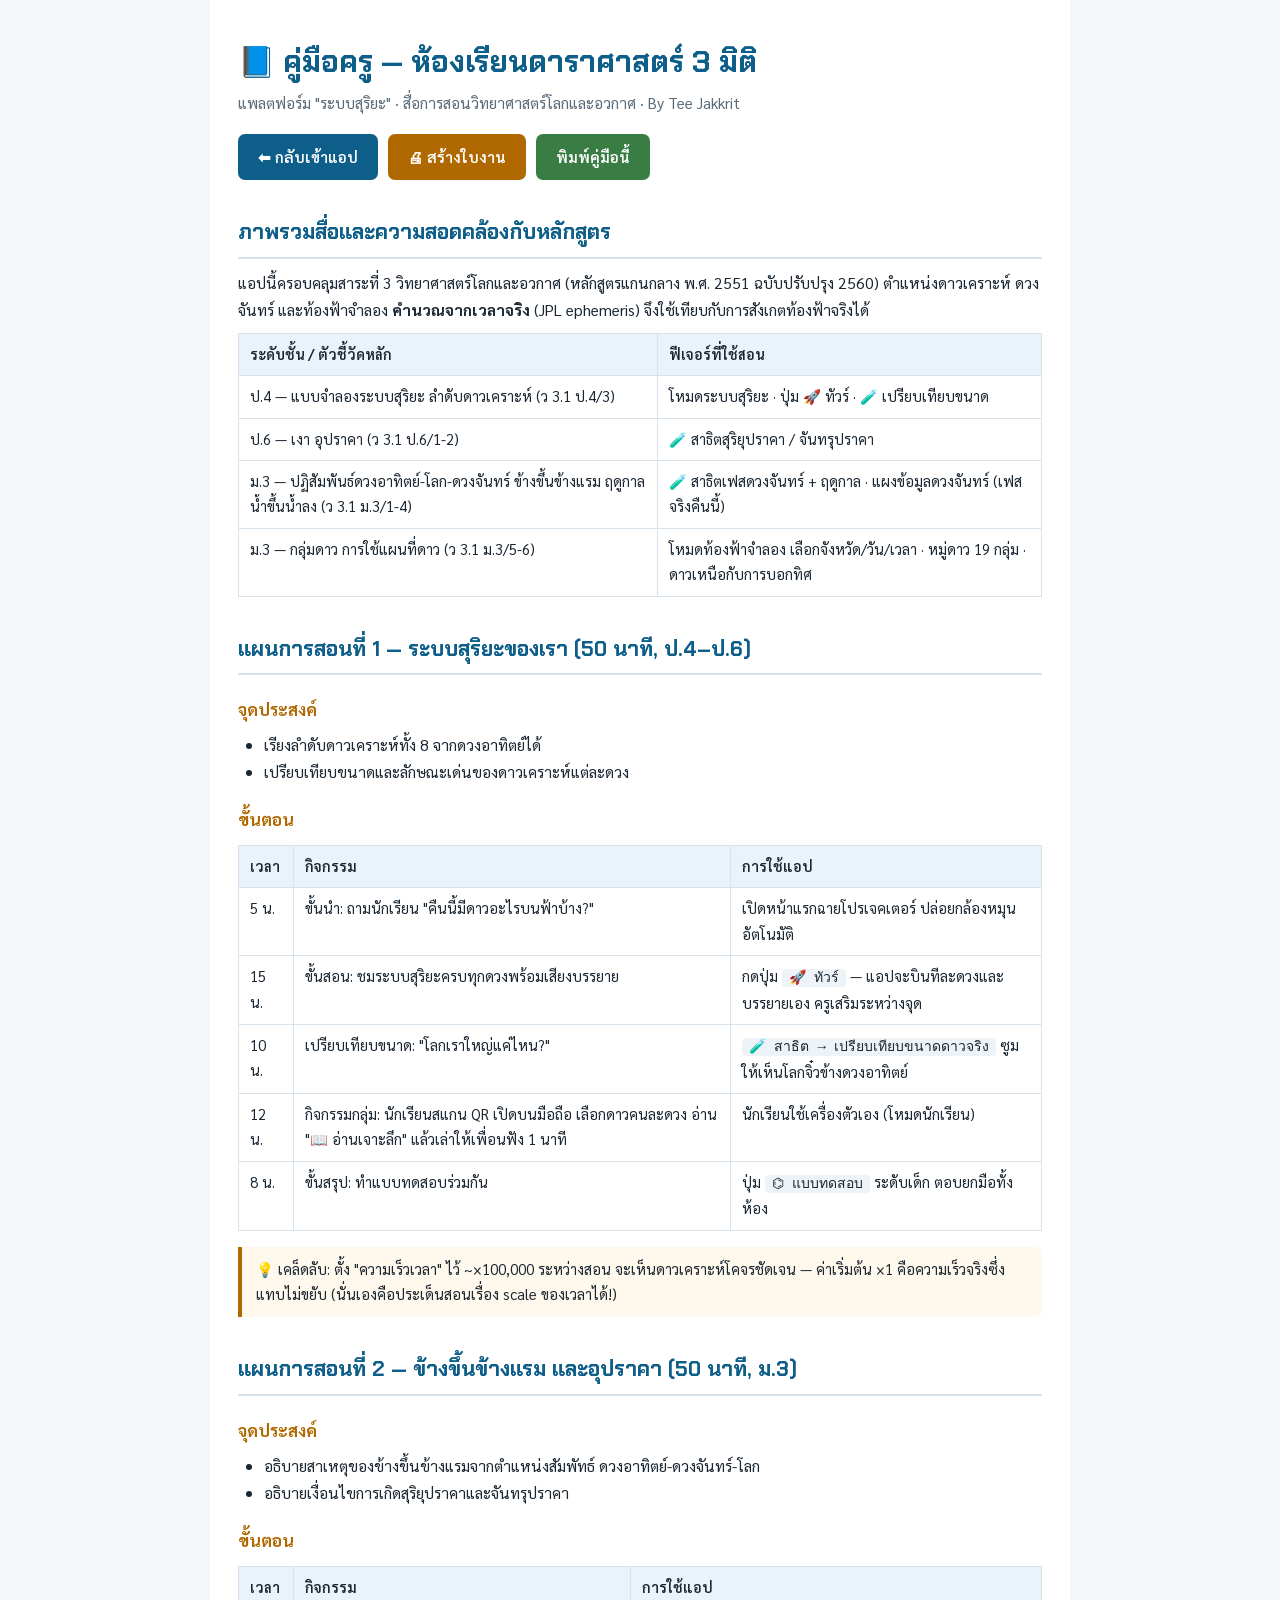
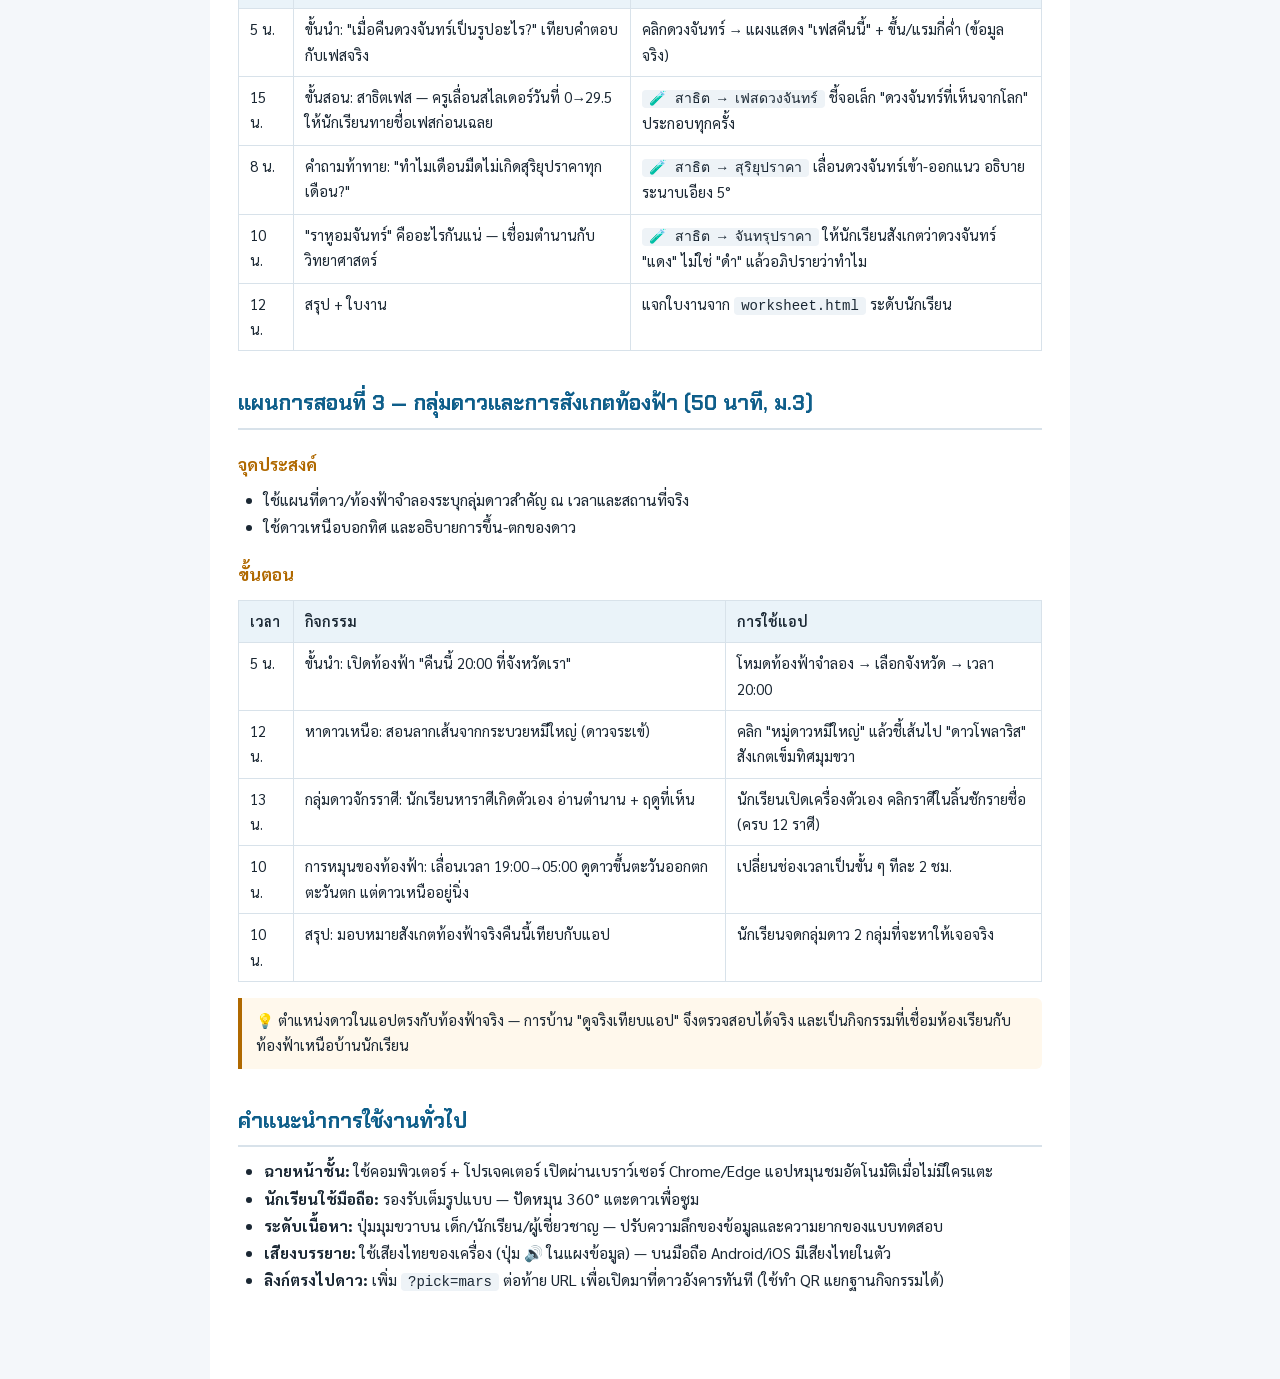
<file: teacher.html>
<!DOCTYPE html>
<html lang="th">
<head>
<meta charset="UTF-8">
<meta name="viewport" content="width=device-width, initial-scale=1.0">
<title>คู่มือครู — ระบบสุริยะ 3 มิติ · By Tee Jakkrit</title>
<link href="https://fonts.googleapis.com/css2?family=Chakra+Petch:wght@500;600;700&family=Sarabun:wght@400;500;600;700&display=swap" rel="stylesheet">
<style>
  :root { --ink: #1a2733; --accent: #0e5e8a; --amber: #b06900; --line: #d8e2ea; }
  * { margin: 0; padding: 0; box-sizing: border-box; }
  body { font-family: "Sarabun", sans-serif; color: var(--ink); background: #f4f7fa; line-height: 1.75; }
  .page { max-width: 860px; margin: 0 auto; padding: 36px 28px 80px; background: #fff; min-height: 100vh; }
  h1 { font-family: "Chakra Petch", sans-serif; font-size: 30px; color: var(--accent); }
  .sub { color: #5a6c7a; margin-bottom: 6px; }
  h2 { font-family: "Chakra Petch", sans-serif; font-size: 21px; color: var(--accent); margin: 34px 0 10px; border-bottom: 2px solid var(--line); padding-bottom: 6px; }
  h3 { font-size: 17px; color: var(--amber); margin: 20px 0 6px; }
  p, li { font-size: 15.5px; }
  ul, ol { padding-left: 26px; margin: 6px 0 12px; }
  table { width: 100%; border-collapse: collapse; margin: 10px 0 16px; font-size: 14.5px; }
  th, td { border: 1px solid var(--line); padding: 8px 11px; text-align: left; vertical-align: top; }
  th { background: #eaf3f9; font-weight: 600; }
  .tip { background: #fff8ec; border-left: 4px solid var(--amber); padding: 10px 14px; border-radius: 0 6px 6px 0; margin: 12px 0; font-size: 14.5px; }
  .btn-row { margin: 18px 0; display: flex; gap: 10px; flex-wrap: wrap; }
  .btn { display: inline-block; background: var(--accent); color: #fff; text-decoration: none; padding: 10px 20px; border-radius: 7px; font-weight: 600; font-size: 15px; border: none; cursor: pointer; font-family: "Sarabun"; }
  .btn.alt { background: var(--amber); }
  code { background: #eef3f7; padding: 1px 7px; border-radius: 4px; font-size: 14px; }
  @media print { body { background: #fff; } .page { padding: 0; } .btn-row { display: none; } }
</style>
</head>
<body>
<div class="page">
  <h1>📘 คู่มือครู — ห้องเรียนดาราศาสตร์ 3 มิติ</h1>
  <p class="sub">แพลตฟอร์ม "ระบบสุริยะ" · สื่อการสอนวิทยาศาสตร์โลกและอวกาศ · By Tee Jakkrit</p>

  <div class="btn-row">
    <a class="btn" href="index.html">⬅ กลับเข้าแอป</a>
    <a class="btn alt" href="worksheet.html">🖨 สร้างใบงาน</a>
    <button class="btn" onclick="print()" style="background:#3a7d44">พิมพ์คู่มือนี้</button>
  </div>

  <h2>ภาพรวมสื่อและความสอดคล้องกับหลักสูตร</h2>
  <p>แอปนี้ครอบคลุมสาระที่ 3 วิทยาศาสตร์โลกและอวกาศ (หลักสูตรแกนกลาง พ.ศ. 2551 ฉบับปรับปรุง 2560) ตำแหน่งดาวเคราะห์ ดวงจันทร์ และท้องฟ้าจำลอง <b>คำนวณจากเวลาจริง</b> (JPL ephemeris) จึงใช้เทียบกับการสังเกตท้องฟ้าจริงได้</p>
  <table>
    <tr><th>ระดับชั้น / ตัวชี้วัดหลัก</th><th>ฟีเจอร์ที่ใช้สอน</th></tr>
    <tr><td>ป.4 — แบบจำลองระบบสุริยะ ลำดับดาวเคราะห์ (ว 3.1 ป.4/3)</td><td>โหมดระบบสุริยะ · ปุ่ม 🚀 ทัวร์ · 🧪 เปรียบเทียบขนาด</td></tr>
    <tr><td>ป.6 — เงา อุปราคา (ว 3.1 ป.6/1-2)</td><td>🧪 สาธิตสุริยุปราคา / จันทรุปราคา</td></tr>
    <tr><td>ม.3 — ปฏิสัมพันธ์ดวงอาทิตย์-โลก-ดวงจันทร์ ข้างขึ้นข้างแรม ฤดูกาล น้ำขึ้นน้ำลง (ว 3.1 ม.3/1-4)</td><td>🧪 สาธิตเฟสดวงจันทร์ + ฤดูกาล · แผงข้อมูลดวงจันทร์ (เฟสจริงคืนนี้)</td></tr>
    <tr><td>ม.3 — กลุ่มดาว การใช้แผนที่ดาว (ว 3.1 ม.3/5-6)</td><td>โหมดท้องฟ้าจำลอง เลือกจังหวัด/วัน/เวลา · หมู่ดาว 19 กลุ่ม · ดาวเหนือกับการบอกทิศ</td></tr>
  </table>

  <h2>แผนการสอนที่ 1 — ระบบสุริยะของเรา (50 นาที, ป.4–ป.6)</h2>
  <h3>จุดประสงค์</h3>
  <ul>
    <li>เรียงลำดับดาวเคราะห์ทั้ง 8 จากดวงอาทิตย์ได้</li>
    <li>เปรียบเทียบขนาดและลักษณะเด่นของดาวเคราะห์แต่ละดวง</li>
  </ul>
  <h3>ขั้นตอน</h3>
  <table>
    <tr><th>เวลา</th><th>กิจกรรม</th><th>การใช้แอป</th></tr>
    <tr><td>5 น.</td><td>ขั้นนำ: ถามนักเรียน "คืนนี้มีดาวอะไรบนฟ้าบ้าง?"</td><td>เปิดหน้าแรกฉายโปรเจคเตอร์ ปล่อยกล้องหมุนอัตโนมัติ</td></tr>
    <tr><td>15 น.</td><td>ขั้นสอน: ชมระบบสุริยะครบทุกดวงพร้อมเสียงบรรยาย</td><td>กดปุ่ม <code>🚀 ทัวร์</code> — แอปจะบินทีละดวงและบรรยายเอง ครูเสริมระหว่างจุด</td></tr>
    <tr><td>10 น.</td><td>เปรียบเทียบขนาด: "โลกเราใหญ่แค่ไหน?"</td><td><code>🧪 สาธิต → เปรียบเทียบขนาดดาวจริง</code> ซูมให้เห็นโลกจิ๋วข้างดวงอาทิตย์</td></tr>
    <tr><td>12 น.</td><td>กิจกรรมกลุ่ม: นักเรียนสแกน QR เปิดบนมือถือ เลือกดาวคนละดวง อ่าน "📖 อ่านเจาะลึก" แล้วเล่าให้เพื่อนฟัง 1 นาที</td><td>นักเรียนใช้เครื่องตัวเอง (โหมดนักเรียน)</td></tr>
    <tr><td>8 น.</td><td>ขั้นสรุป: ทำแบบทดสอบร่วมกัน</td><td>ปุ่ม <code>⌬ แบบทดสอบ</code> ระดับเด็ก ตอบยกมือทั้งห้อง</td></tr>
  </table>
  <div class="tip">💡 เคล็ดลับ: ตั้ง "ความเร็วเวลา" ไว้ ~×100,000 ระหว่างสอน จะเห็นดาวเคราะห์โคจรชัดเจน — ค่าเริ่มต้น ×1 คือความเร็วจริงซึ่งแทบไม่ขยับ (นั่นเองคือประเด็นสอนเรื่อง scale ของเวลาได้!)</div>

  <h2>แผนการสอนที่ 2 — ข้างขึ้นข้างแรม และอุปราคา (50 นาที, ม.3)</h2>
  <h3>จุดประสงค์</h3>
  <ul>
    <li>อธิบายสาเหตุของข้างขึ้นข้างแรมจากตำแหน่งสัมพัทธ์ ดวงอาทิตย์-ดวงจันทร์-โลก</li>
    <li>อธิบายเงื่อนไขการเกิดสุริยุปราคาและจันทรุปราคา</li>
  </ul>
  <h3>ขั้นตอน</h3>
  <table>
    <tr><th>เวลา</th><th>กิจกรรม</th><th>การใช้แอป</th></tr>
    <tr><td>5 น.</td><td>ขั้นนำ: "เมื่อคืนดวงจันทร์เป็นรูปอะไร?" เทียบคำตอบกับเฟสจริง</td><td>คลิกดวงจันทร์ → แผงแสดง "เฟสคืนนี้" + ขึ้น/แรมกี่ค่ำ (ข้อมูลจริง)</td></tr>
    <tr><td>15 น.</td><td>ขั้นสอน: สาธิตเฟส — ครูเลื่อนสไลเดอร์วันที่ 0→29.5 ให้นักเรียนทายชื่อเฟสก่อนเฉลย</td><td><code>🧪 สาธิต → เฟสดวงจันทร์</code> ชี้จอเล็ก "ดวงจันทร์ที่เห็นจากโลก" ประกอบทุกครั้ง</td></tr>
    <tr><td>8 น.</td><td>คำถามท้าทาย: "ทำไมเดือนมืดไม่เกิดสุริยุปราคาทุกเดือน?"</td><td><code>🧪 สาธิต → สุริยุปราคา</code> เลื่อนดวงจันทร์เข้า-ออกแนว อธิบายระนาบเอียง 5°</td></tr>
    <tr><td>10 น.</td><td>"ราหูอมจันทร์" คืออะไรกันแน่ — เชื่อมตำนานกับวิทยาศาสตร์</td><td><code>🧪 สาธิต → จันทรุปราคา</code> ให้นักเรียนสังเกตว่าดวงจันทร์ "แดง" ไม่ใช่ "ดำ" แล้วอภิปรายว่าทำไม</td></tr>
    <tr><td>12 น.</td><td>สรุป + ใบงาน</td><td>แจกใบงานจาก <code>worksheet.html</code> ระดับนักเรียน</td></tr>
  </table>

  <h2>แผนการสอนที่ 3 — กลุ่มดาวและการสังเกตท้องฟ้า (50 นาที, ม.3)</h2>
  <h3>จุดประสงค์</h3>
  <ul>
    <li>ใช้แผนที่ดาว/ท้องฟ้าจำลองระบุกลุ่มดาวสำคัญ ณ เวลาและสถานที่จริง</li>
    <li>ใช้ดาวเหนือบอกทิศ และอธิบายการขึ้น-ตกของดาว</li>
  </ul>
  <h3>ขั้นตอน</h3>
  <table>
    <tr><th>เวลา</th><th>กิจกรรม</th><th>การใช้แอป</th></tr>
    <tr><td>5 น.</td><td>ขั้นนำ: เปิดท้องฟ้า "คืนนี้ 20:00 ที่จังหวัดเรา"</td><td>โหมดท้องฟ้าจำลอง → เลือกจังหวัด → เวลา 20:00</td></tr>
    <tr><td>12 น.</td><td>หาดาวเหนือ: สอนลากเส้นจากกระบวยหมีใหญ่ (ดาวจระเข้)</td><td>คลิก "หมู่ดาวหมีใหญ่" แล้วชี้เส้นไป "ดาวโพลาริส" สังเกตเข็มทิศมุมขวา</td></tr>
    <tr><td>13 น.</td><td>กลุ่มดาวจักรราศี: นักเรียนหาราศีเกิดตัวเอง อ่านตำนาน + ฤดูที่เห็น</td><td>นักเรียนเปิดเครื่องตัวเอง คลิกราศีในลิ้นชักรายชื่อ (ครบ 12 ราศี)</td></tr>
    <tr><td>10 น.</td><td>การหมุนของท้องฟ้า: เลื่อนเวลา 19:00→05:00 ดูดาวขึ้นตะวันออกตกตะวันตก แต่ดาวเหนืออยู่นิ่ง</td><td>เปลี่ยนช่องเวลาเป็นขั้น ๆ ทีละ 2 ชม.</td></tr>
    <tr><td>10 น.</td><td>สรุป: มอบหมายสังเกตท้องฟ้าจริงคืนนี้เทียบกับแอป</td><td>นักเรียนจดกลุ่มดาว 2 กลุ่มที่จะหาให้เจอจริง</td></tr>
  </table>
  <div class="tip">💡 ตำแหน่งดาวในแอปตรงกับท้องฟ้าจริง — การบ้าน "ดูจริงเทียบแอป" จึงตรวจสอบได้จริง และเป็นกิจกรรมที่เชื่อมห้องเรียนกับท้องฟ้าเหนือบ้านนักเรียน</div>

  <h2>คำแนะนำการใช้งานทั่วไป</h2>
  <ul>
    <li><b>ฉายหน้าชั้น:</b> ใช้คอมพิวเตอร์ + โปรเจคเตอร์ เปิดผ่านเบราว์เซอร์ Chrome/Edge แอปหมุนชมอัตโนมัติเมื่อไม่มีใครแตะ</li>
    <li><b>นักเรียนใช้มือถือ:</b> รองรับเต็มรูปแบบ — ปัดหมุน 360° แตะดาวเพื่อซูม</li>
    <li><b>ระดับเนื้อหา:</b> ปุ่มมุมขวาบน เด็ก/นักเรียน/ผู้เชี่ยวชาญ — ปรับความลึกของข้อมูลและความยากของแบบทดสอบ</li>
    <li><b>เสียงบรรยาย:</b> ใช้เสียงไทยของเครื่อง (ปุ่ม 🔊 ในแผงข้อมูล) — บนมือถือ Android/iOS มีเสียงไทยในตัว</li>
    <li><b>ลิงก์ตรงไปดาว:</b> เพิ่ม <code>?pick=mars</code> ต่อท้าย URL เพื่อเปิดมาที่ดาวอังคารทันที (ใช้ทำ QR แยกฐานกิจกรรมได้)</li>
  </ul>
</div>
</body>
</html>
</file>
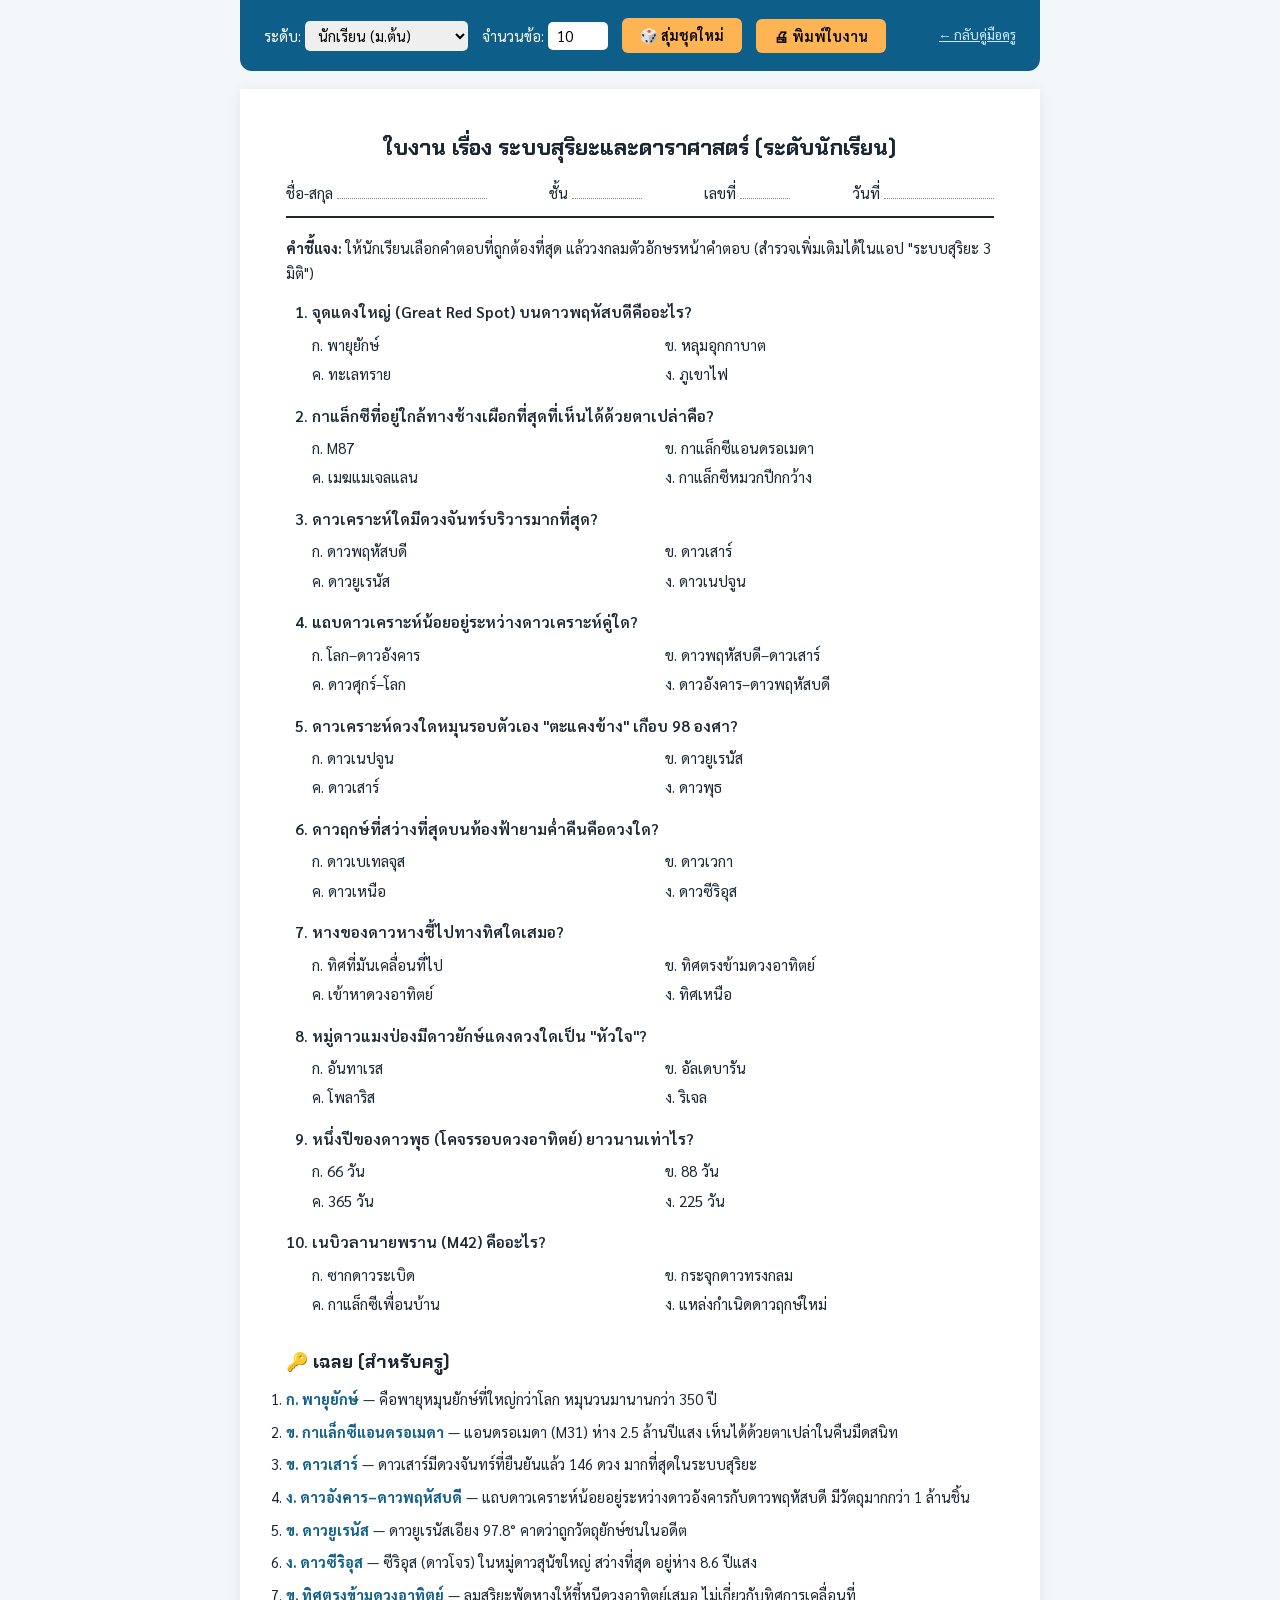
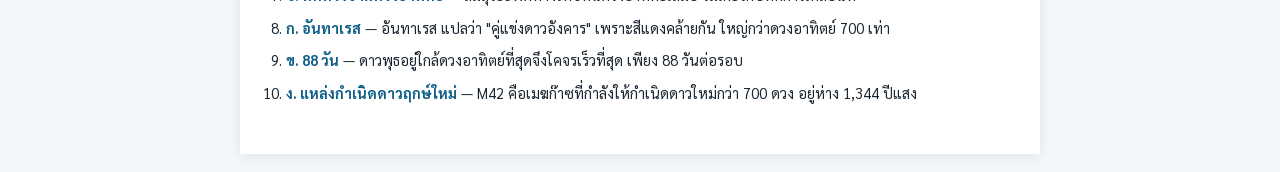
<file: worksheet.html>
<!DOCTYPE html>
<html lang="th">
<head>
<meta charset="UTF-8">
<meta name="viewport" content="width=device-width, initial-scale=1.0">
<title>สร้างใบงาน — ระบบสุริยะ 3 มิติ</title>
<link href="https://fonts.googleapis.com/css2?family=Chakra+Petch:wght@600;700&family=Sarabun:wght@400;500;600;700&display=swap" rel="stylesheet">
<style>
  * { margin: 0; padding: 0; box-sizing: border-box; }
  body { font-family: "Sarabun", sans-serif; color: #1a2733; background: #f4f7fa; line-height: 1.7; }
  .controls {
    max-width: 800px; margin: 0 auto; padding: 18px 24px;
    background: #0e5e8a; color: #fff; border-radius: 0 0 12px 12px;
    display: flex; gap: 14px; align-items: center; flex-wrap: wrap;
  }
  .controls label { font-size: 14.5px; }
  .controls select, .controls input { font-family: "Sarabun"; font-size: 14.5px; padding: 5px 9px; border-radius: 5px; border: none; }
  .controls button { font-family: "Sarabun"; font-weight: 600; font-size: 14.5px; padding: 8px 18px; border-radius: 6px; border: none; cursor: pointer; background: #ffb454; }
  .controls a { color: #cfe9ff; font-size: 13.5px; margin-left: auto; }
  .sheet { max-width: 800px; margin: 18px auto; background: #fff; padding: 40px 46px; box-shadow: 0 2px 12px rgba(0,0,0,.08); }
  h1 { font-family: "Chakra Petch"; font-size: 22px; text-align: center; }
  .meta { display: flex; justify-content: space-between; border-bottom: 2px solid #1a2733; padding: 14px 0 10px; margin-bottom: 18px; font-size: 15px; }
  .meta span { border-bottom: 1px dotted #888; min-width: 150px; display: inline-block; }
  ol.qs { padding-left: 26px; }
  ol.qs > li { margin-bottom: 16px; font-size: 15.5px; font-weight: 600; }
  .choices { display: grid; grid-template-columns: 1fr 1fr; gap: 4px 24px; font-weight: 400; margin-top: 6px; font-size: 15px; }
  .anskey { page-break-before: always; margin-top: 30px; }
  .anskey h2 { font-family: "Chakra Petch"; font-size: 18px; margin-bottom: 10px; }
  .anskey li { font-size: 14.5px; margin-bottom: 8px; }
  .anskey b { color: #0e5e8a; }
  @media print { .controls { display: none; } .sheet { box-shadow: none; margin: 0; max-width: none; } body { background: #fff; } }
</style>
</head>
<body>
<div class="controls">
  <label>ระดับ:
    <select id="level">
      <option value="kid">เด็ก (ประถม)</option>
      <option value="student" selected>นักเรียน (ม.ต้น)</option>
      <option value="expert">ผู้เชี่ยวชาญ (ม.ปลาย)</option>
    </select>
  </label>
  <label>จำนวนข้อ: <input id="count" type="number" value="10" min="3" max="20" style="width:60px"></label>
  <button id="shuffle">🎲 สุ่มชุดใหม่</button>
  <button onclick="print()">🖨 พิมพ์ใบงาน</button>
  <a href="teacher.html">← กลับคู่มือครู</a>
</div>

<div class="sheet">
  <h1>ใบงาน เรื่อง ระบบสุริยะและดาราศาสตร์ <span id="level-name"></span></h1>
  <div class="meta">
    <div>ชื่อ-สกุล <span></span></div>
    <div>ชั้น <span style="min-width:70px"></span></div>
    <div>เลขที่ <span style="min-width:50px"></span></div>
    <div>วันที่ <span style="min-width:110px"></span></div>
  </div>
  <p style="font-size:14.5px;margin-bottom:14px"><b>คำชี้แจง:</b> ให้นักเรียนเลือกคำตอบที่ถูกต้องที่สุด แล้ววงกลมตัวอักษรหน้าคำตอบ (สำรวจเพิ่มเติมได้ในแอป "ระบบสุริยะ 3 มิติ")</p>
  <ol class="qs" id="questions"></ol>

  <div class="anskey">
    <h2>🔑 เฉลย (สำหรับครู)</h2>
    <ol id="answers"></ol>
  </div>
</div>

<script type="module">
import { QUIZ_BANK, LEVEL_NAMES } from './js/data.js';

const $ = (id) => document.getElementById(id);
const THAI_ABC = ['ก', 'ข', 'ค', 'ง'];

function generate() {
  const level = $('level').value;
  const n = Math.min(+$('count').value || 10, QUIZ_BANK[level].length);
  $('level-name').textContent = `(ระดับ${LEVEL_NAMES[level]})`;
  const qs = [...QUIZ_BANK[level]].sort(() => Math.random() - 0.5).slice(0, n);
  $('questions').innerHTML = qs.map((q) => {
    const order = q.c.map((_, i) => i).sort(() => Math.random() - 0.5);
    q._order = order;
    return `<li>${q.q}<div class="choices">${
      order.map((ci, k) => `<div>${THAI_ABC[k]}. ${q.c[ci]}</div>`).join('')
    }</div></li>`;
  }).join('');
  $('answers').innerHTML = qs.map((q) => {
    const k = q._order.indexOf(q.a);
    return `<li><b>${THAI_ABC[k]}. ${q.c[q.a]}</b> — ${q.x}</li>`;
  }).join('');
}
$('shuffle').addEventListener('click', generate);
$('level').addEventListener('change', generate);
$('count').addEventListener('change', generate);
generate();
</script>
</body>
</html>
</file>
